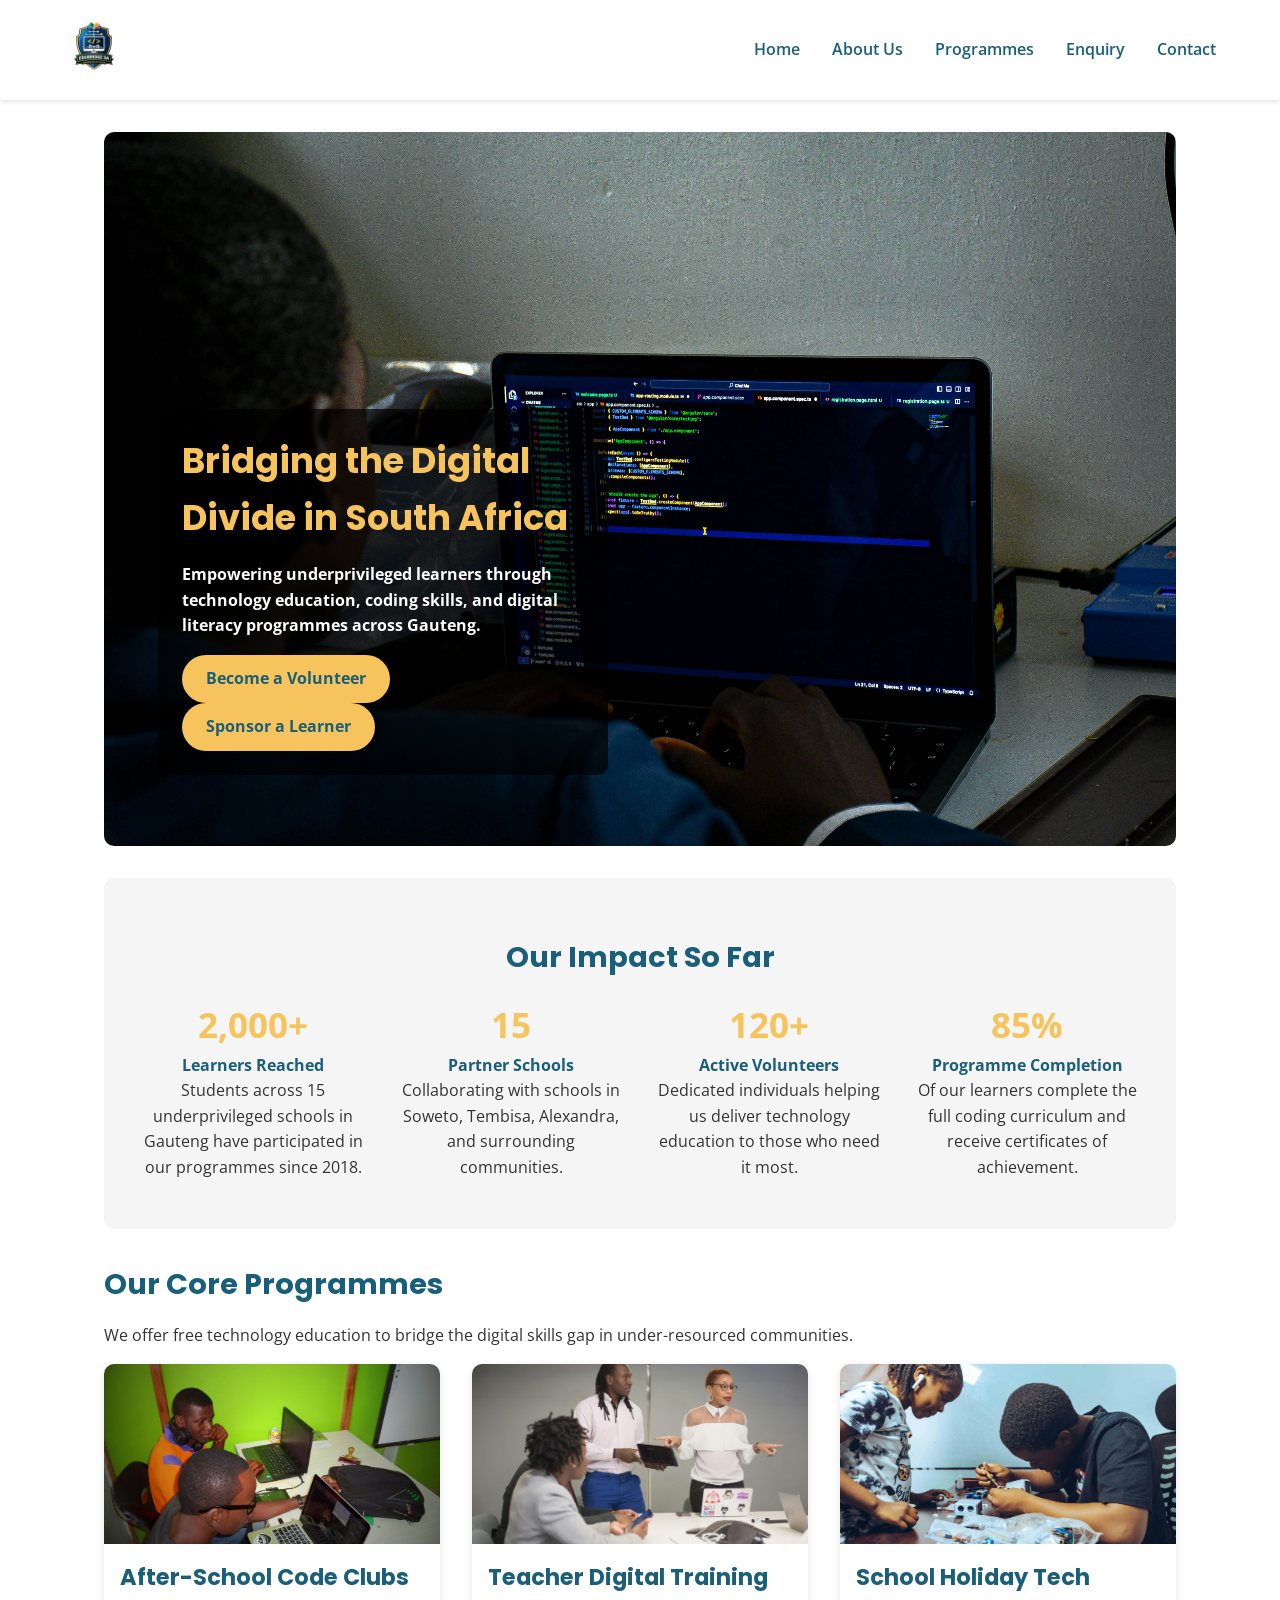
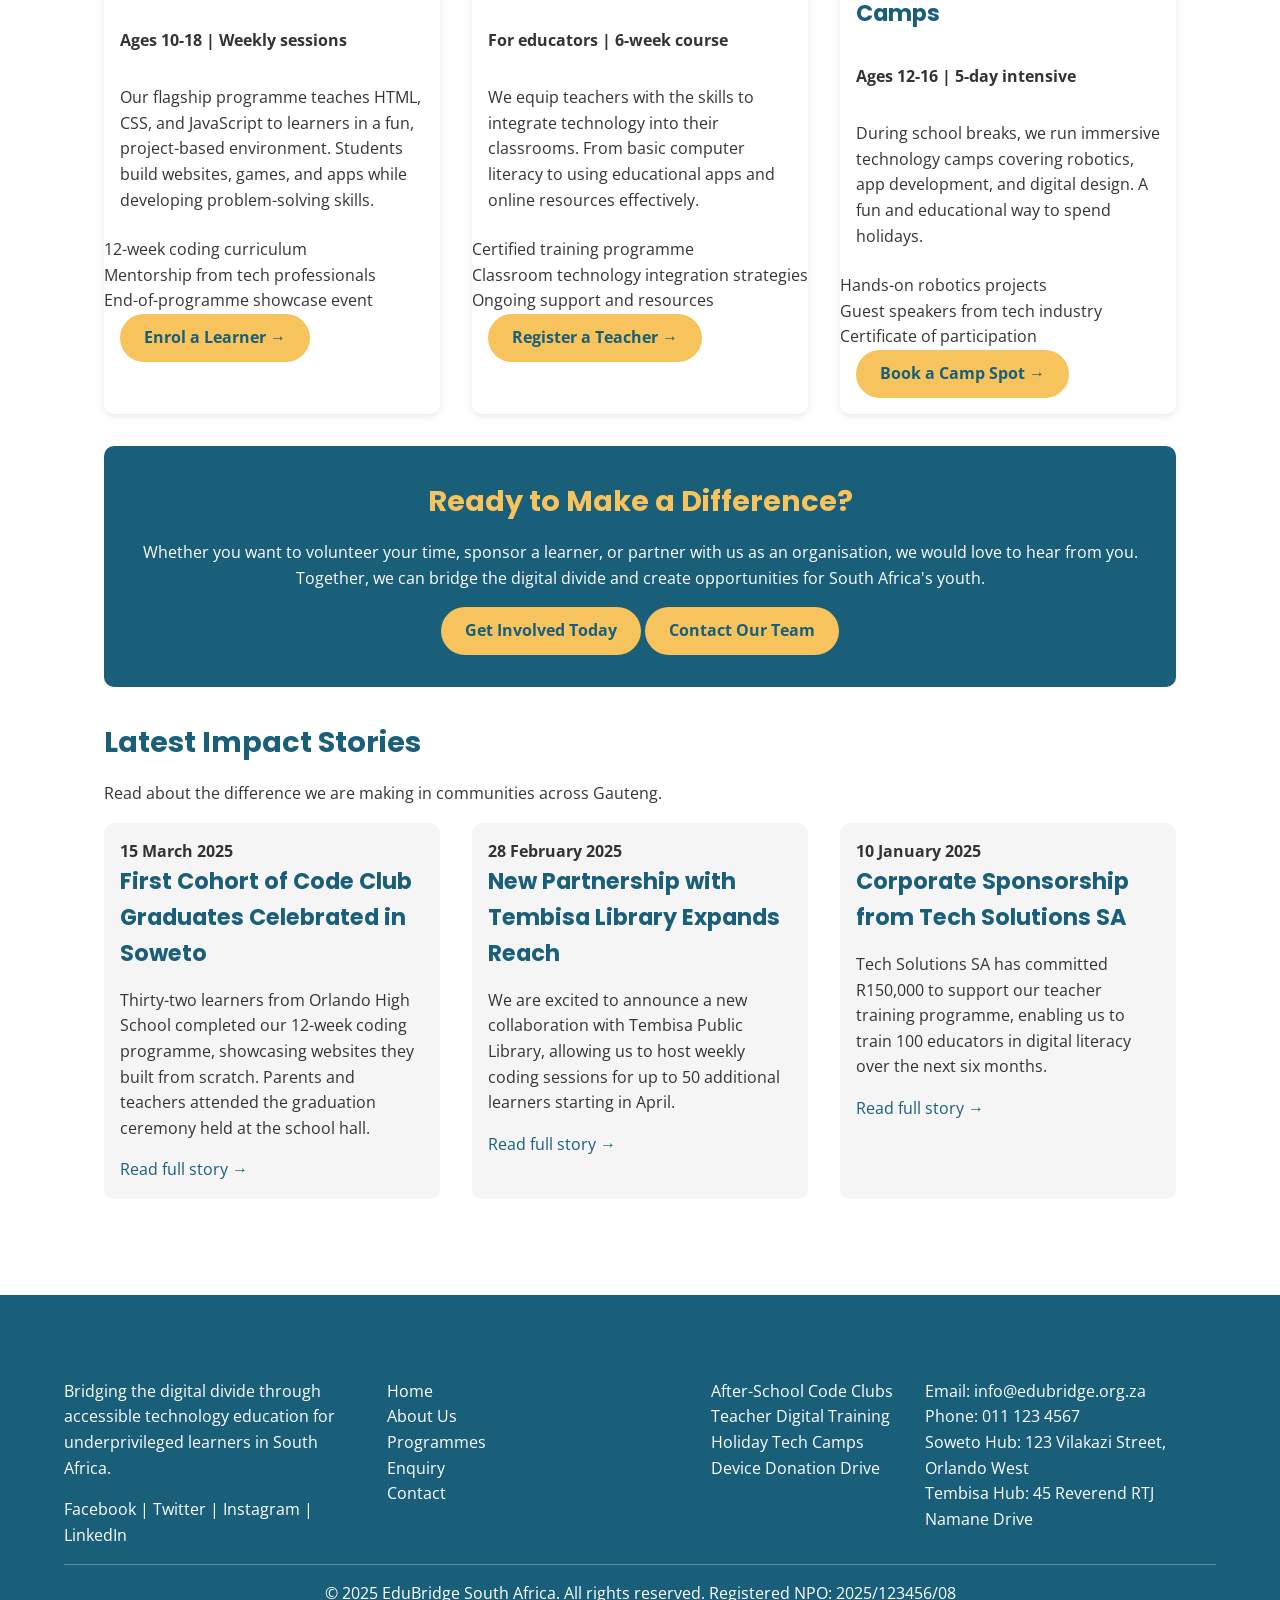
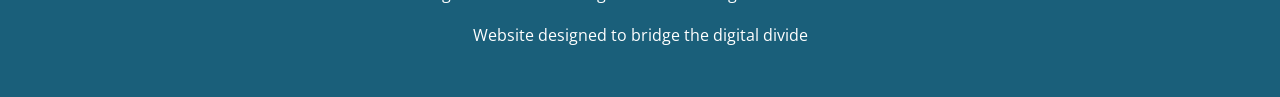
<file: index.html>
<!DOCTYPE html>
<html lang="en">
<head>
    <meta charset="UTF-8">
    <meta name="viewport" content="width=device-width, initial-scale=1.0">
    <title>EduBridge SA | Bridging the Digital Divide in South Africa</title>
    
    <!-- SEO Meta Tags -->
    <meta name="description" content="EduBridge SA bridges the digital divide in South Africa by providing free coding education, teacher training, and technology access to underprivileged learners in Gauteng.">
    <meta name="keywords" content="digital literacy South Africa, coding for kids, NGO education, EduBridge SA, technology education">
    <meta name="author" content="EduBridge SA">
    
    <!-- Google Fonts - Poppins for headings, Open Sans for body text -->
    <link href="https://fonts.googleapis.com/css2?family=Open+Sans:wght@400;600;700&family=Poppins:wght@400;600;700&display=swap" rel="stylesheet">
    
    <!-- External CSS stylesheet -->
    <link rel="stylesheet" href="css/style.css">
    
    <!-- JavaScript for Part 3 functionality -->
    <script src="js/main.js" defer></script>
</head>
<body>
    
    <!-- HEADER SECTION - Contains logo and navigation -->
    
    <header>
        <div class="logo">
            <!-- EduBridge SA logo image -->
            <img src="images/EduBridge logo.png" alt="EduBridge South Africa Logo" width="150">
        </div>
        
        <nav>
            <ul>
                <li><a href="index.html">Home</a></li>
                <li><a href="about.html">About Us</a></li>
                <li><a href="programmes.html">Programmes</a></li>
                <li><a href="enquiry.html">Enquiry</a></li>
                <li><a href="contact.html">Contact</a></li>
            </ul>
        </nav>
    </header>

    <!-- MAIN CONTENT -->
    
    <main>

        <!-- Hero Section -->
        <section class="hero">
            <img src="images/Hero .jpg" alt="Children learning to code" width="400">
            <div class="hero-text">
                <h1>Bridging the Digital Divide in South Africa</h1>
                <p><strong>Empowering underprivileged learners through technology education, coding skills, and digital literacy programmes across Gauteng.</strong></p>
                <a href="enquiry.html" class="cta-button">Become a Volunteer</a>
                <a href="enquiry.html" class="cta-button">Sponsor a Learner</a>
            </div>
        </section>

        <!-- Impact Statistics Section -->
        <section class="impact-stats">
            <h2>Our Impact So Far</h2>
            
            <div class="stats-container">
                <div class="stat">
                    <div class="stat-number">2,000+</div>
                    <div class="stat-title">Learners Reached</div>
                    <p>Students across 15 underprivileged schools in Gauteng have participated in our programmes since 2018.</p>
                </div>
                
                <div class="stat">
                    <div class="stat-number">15</div>
                    <div class="stat-title">Partner Schools</div>
                    <p>Collaborating with schools in Soweto, Tembisa, Alexandra, and surrounding communities.</p>
                </div>
                
                <div class="stat">
                    <div class="stat-number">120+</div>
                    <div class="stat-title">Active Volunteers</div>
                    <p>Dedicated individuals helping us deliver technology education to those who need it most.</p>
                </div>
                
                <div class="stat">
                    <div class="stat-number">85%</div>
                    <div class="stat-title">Programme Completion</div>
                    <p>Of our learners complete the full coding curriculum and receive certificates of achievement.</p>
                </div>
            </div>
        </section>

        <!-- Our Featured Programmes Section -->
        <section class="programmes-preview">
            <h2>Our Core Programmes</h2>
            <p>We offer free technology education to bridge the digital skills gap in under-resourced communities.</p>
            
            <div class="programme-cards">
                <!-- Programme 1: Code Clubs -->
                <div class="card">
                    <img src="images/children learning to code.jpg" alt="Children learning to code in after-school programme at Soweto hub" width="400">
                    <h3>After-School Code Clubs</h3>
                    <p><strong>Ages 10-18 | Weekly sessions</strong></p>
                    <p>Our flagship programme teaches HTML, CSS, and JavaScript to learners in a fun, project-based environment. Students build websites, games, and apps while developing problem-solving skills.</p>
                    <ul>
                        <li>12-week coding curriculum</li>
                        <li>Mentorship from tech professionals</li>
                        <li>End-of-programme showcase event</li>
                    </ul>
                    <a href="enquiry.html" class="cta-button">Enrol a Learner →</a>
                </div>
                
                <!-- Programme 2: Teacher Training -->
                <div class="card">
                    <img src="images/teachers digital literacy workshop .jpg" alt="Teachers attending digital literacy training workshop" width="400">
                    <h3>Teacher Digital Training</h3>
                    <p><strong>For educators | 6-week course</strong></p>
                    <p>We equip teachers with the skills to integrate technology into their classrooms. From basic computer literacy to using educational apps and online resources effectively.</p>
                    <ul>
                        <li>Certified training programme</li>
                        <li>Classroom technology integration strategies</li>
                        <li>Ongoing support and resources</li>
                    </ul>
                    <a href="enquiry.html" class="cta-button">Register a Teacher →</a>
                </div>
                
                <!-- Programme 3: Holiday Camps -->
                <div class="card">
                    <img src="images/Students participating at technology camp.jpg" alt="Students participating in school holiday technology camp" width="400">
                    <h3>School Holiday Tech Camps</h3>
                    <p><strong>Ages 12-16 | 5-day intensive</strong></p>
                    <p>During school breaks, we run immersive technology camps covering robotics, app development, and digital design. A fun and educational way to spend holidays.</p>
                    <ul>
                        <li>Hands-on robotics projects</li>
                        <li>Guest speakers from tech industry</li>
                        <li>Certificate of participation</li>
                    </ul>
                    <a href="enquiry.html" class="cta-button">Book a Camp Spot →</a>
                </div>
            </div>
        </section>

        <!-- Call to Action Section -->
        <section class="cta-section">
            <h2>Ready to Make a Difference?</h2>
            <p>Whether you want to volunteer your time, sponsor a learner, or partner with us as an organisation, we would love to hear from you. Together, we can bridge the digital divide and create opportunities for South Africa's youth.</p>
            <a href="enquiry.html" class="cta-button">Get Involved Today</a>
            <a href="contact.html" class="cta-button">Contact Our Team</a>
        </section>

        <!-- Latest News Section -->
        <section class="news-section">
            <h2>Latest Impact Stories</h2>
            <p>Read about the difference we are making in communities across Gauteng.</p>
            
            <div class="news-container">
                <div class="news-item">
                    <div class="news-date"><strong>15 March 2025</strong></div>
                    <h3>First Cohort of Code Club Graduates Celebrated in Soweto</h3>
                    <p>Thirty-two learners from Orlando High School completed our 12-week coding programme, showcasing websites they built from scratch. Parents and teachers attended the graduation ceremony held at the school hall.</p>
                    <a href="#">Read full story →</a>
                </div>
                
                <div class="news-item">
                    <div class="news-date"><strong>28 February 2025</strong></div>
                    <h3>New Partnership with Tembisa Library Expands Reach</h3>
                    <p>We are excited to announce a new collaboration with Tembisa Public Library, allowing us to host weekly coding sessions for up to 50 additional learners starting in April.</p>
                    <a href="#">Read full story →</a>
                </div>
                
                <div class="news-item">
                    <div class="news-date"><strong>10 January 2025</strong></div>
                    <h3>Corporate Sponsorship from Tech Solutions SA</h3>
                    <p>Tech Solutions SA has committed R150,000 to support our teacher training programme, enabling us to train 100 educators in digital literacy over the next six months.</p>
                    <a href="#">Read full story →</a>
                </div>
            </div>
        </section>

    </main>

    <!-- FOOTER SECTION - 4 columns of information    -->
    
    <footer>
        <div class="footer-content">
            <div class="footer-about">
                <h3>EduBridge SA</h3>
                <p>Bridging the digital divide through accessible technology education for underprivileged learners in South Africa.</p>
                <div class="social-links">
                    <a href="#">Facebook</a> |
                    <a href="#">Twitter</a> |
                    <a href="#">Instagram</a> |
                    <a href="#">LinkedIn</a>
                </div>
            </div>
            
            <div class="footer-links">
                <h3>Quick Links</h3>
                <ul>
                    <li><a href="index.html">Home</a></li>
                    <li><a href="about.html">About Us</a></li>
                    <li><a href="programmes.html">Programmes</a></li>
                    <li><a href="enquiry.html">Enquiry</a></li>
                    <li><a href="contact.html">Contact</a></li>
                </ul>
            </div>
            
            <div class="footer-programmes">
                <h3>Programmes</h3>
                <ul>
                    <li><a href="programmes.html">After-School Code Clubs</a></li>
                    <li><a href="programmes.html">Teacher Digital Training</a></li>
                    <li><a href="programmes.html">Holiday Tech Camps</a></li>
                    <li><a href="programmes.html">Device Donation Drive</a></li>
                </ul>
            </div>
            
            <div class="footer-contact">
                <h3>Contact Info</h3>
                <ul>
                    <li>Email: info@edubridge.org.za</li>
                    <li>Phone: 011 123 4567</li>
                    <li>Soweto Hub: 123 Vilakazi Street, Orlando West</li>
                    <li>Tembisa Hub: 45 Reverend RTJ Namane Drive</li>
                </ul>
            </div>
        </div>
        
        <div class="footer-bottom">
            <p>&copy; 2025 EduBridge South Africa. All rights reserved. Registered NPO: 2025/123456/08</p>
            <p>Website designed to bridge the digital divide</p>
        </div>
    </footer>

</body>
</html>
</file>
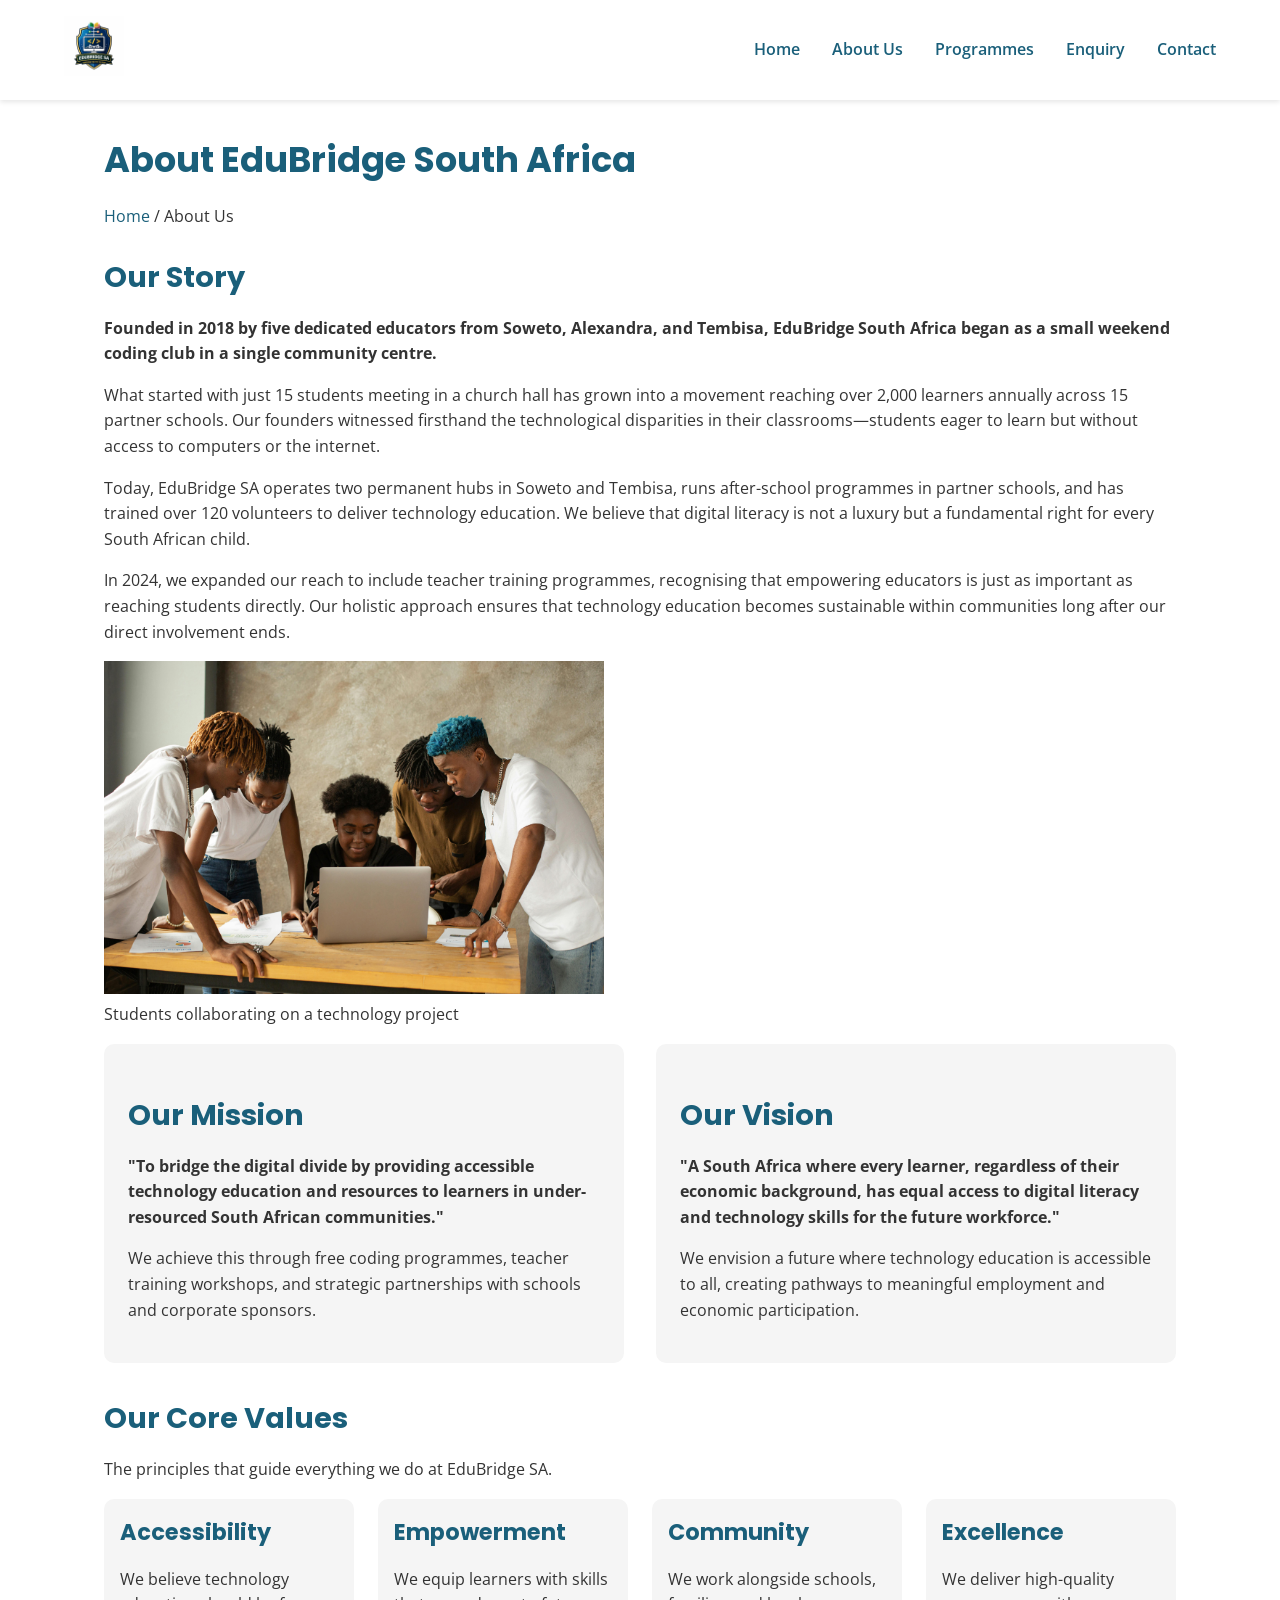
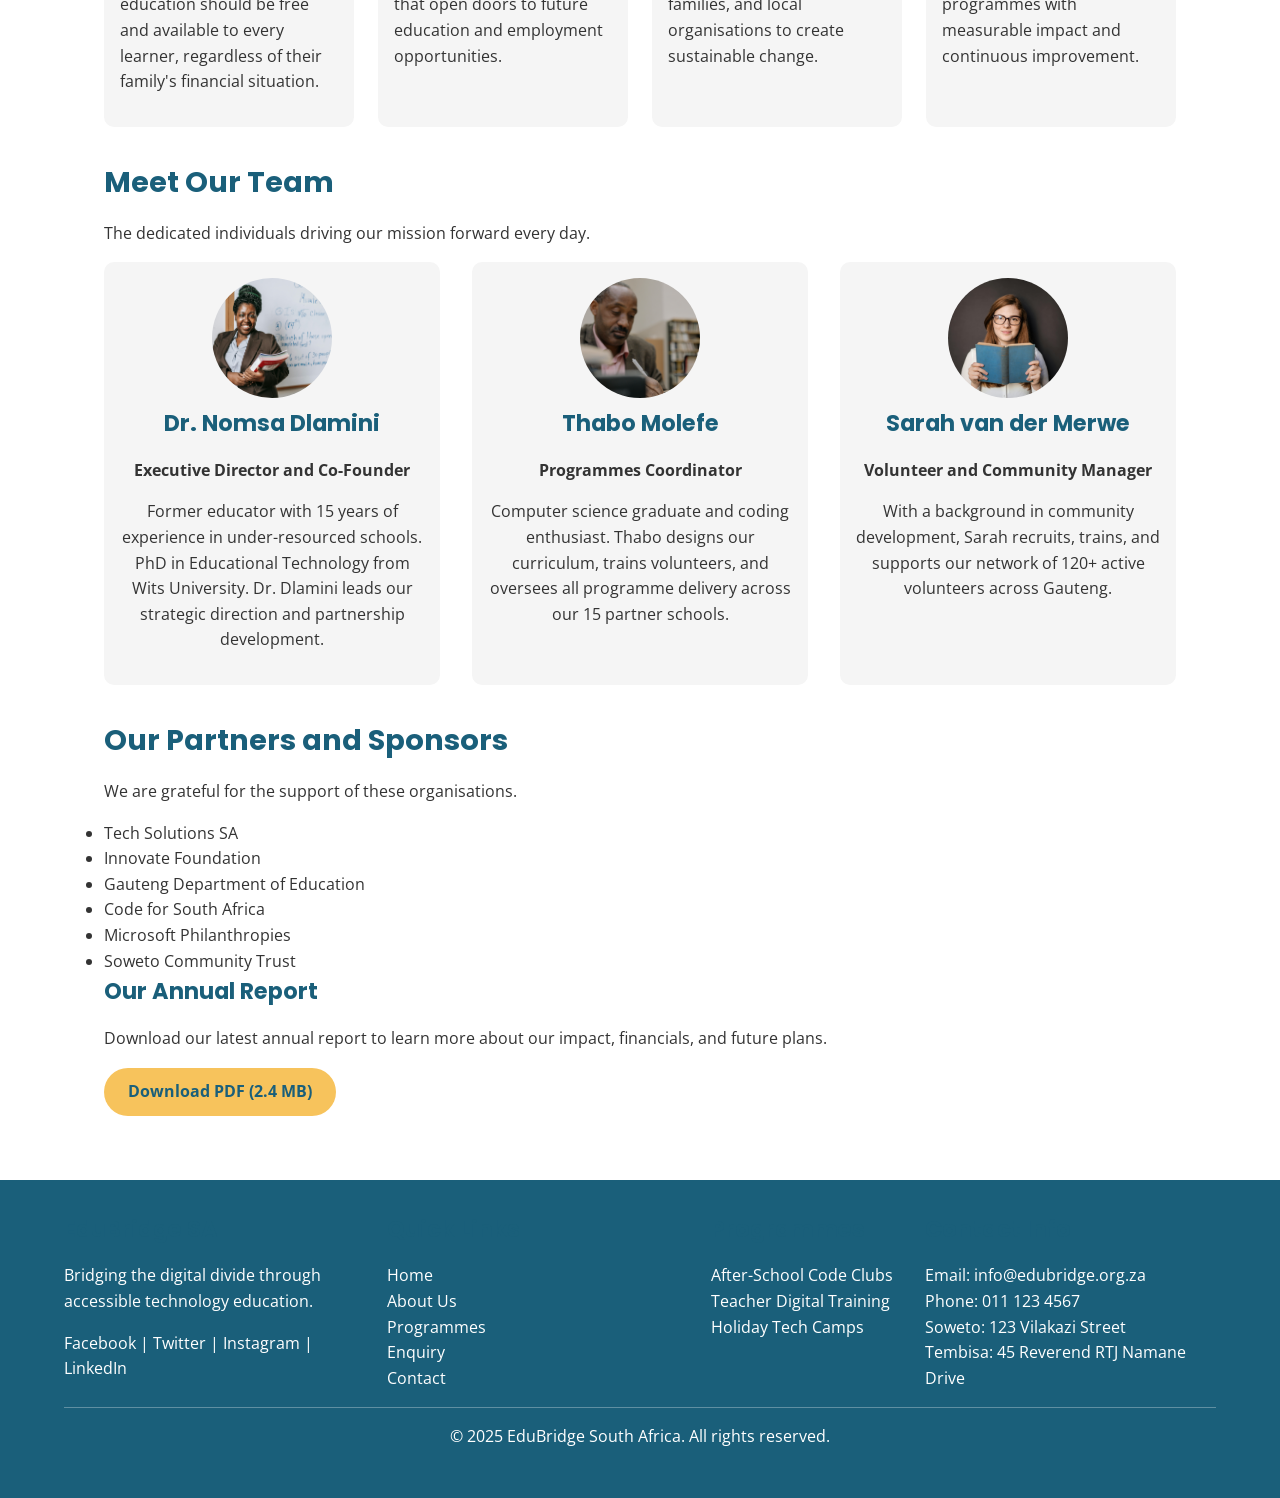
<file: about.html>
<!DOCTYPE html>
<html lang="en">
<head>
    <meta charset="UTF-8">
    <meta name="viewport" content="width=device-width, initial-scale=1.0">
    <title>About EduBridge SA | Our Mission, Vision and Team</title>
    
    <!-- SEO Meta Tags -->
    <meta name="description" content="Learn about EduBridge SA's mission to bridge the digital divide in South Africa, our history since 2018, and meet our dedicated team of educators and volunteers.">
    <meta name="keywords" content="about EduBridge SA, digital divide South Africa, education NGO, coding for kids, technology education">
    <meta name="author" content="EduBridge SA">
    
    <!-- Google Fonts - Poppins for headings, Open Sans for body text -->
    <link href="https://fonts.googleapis.com/css2?family=Open+Sans:wght@400;600;700&family=Poppins:wght@400;600;700&display=swap" rel="stylesheet">
    
    <!-- External CSS stylesheet -->
    <link rel="stylesheet" href="css/style.css">
    
    <!-- JavaScript for Part 3 functionality -->
    <script src="js/main.js" defer></script>
</head>
<body>

    <header>
        <div class="logo">
            <img src="images/EduBridge logo.png" alt="EduBridge South Africa Logo" width="150">
        </div>
        <nav>
            <ul>
                <li><a href="index.html">Home</a></li>
                <li><a href="about.html">About Us</a></li>
                <li><a href="programmes.html">Programmes</a></li>
                <li><a href="enquiry.html">Enquiry</a></li>
                <li><a href="contact.html">Contact</a></li>
            </ul>
        </nav>
    </header>

    <main>

        <!-- Page Header -->
        <section class="page-header">
            <h1>About EduBridge South Africa</h1>
            <p class="breadcrumb"><a href="index.html">Home</a> / About Us</p>
        </section>

        <!-- Our Story Section -->
        <section class="our-story">
            <h2>Our Story</h2>
            <p><strong>Founded in 2018 by five dedicated educators from Soweto, Alexandra, and Tembisa, EduBridge South Africa began as a small weekend coding club in a single community centre.</strong></p>
            
            <p>What started with just 15 students meeting in a church hall has grown into a movement reaching over 2,000 learners annually across 15 partner schools. Our founders witnessed firsthand the technological disparities in their classrooms—students eager to learn but without access to computers or the internet.</p>
            
            <p>Today, EduBridge SA operates two permanent hubs in Soweto and Tembisa, runs after-school programmes in partner schools, and has trained over 120 volunteers to deliver technology education. We believe that digital literacy is not a luxury but a fundamental right for every South African child.</p>
            
            <p>In 2024, we expanded our reach to include teacher training programmes, recognising that empowering educators is just as important as reaching students directly. Our holistic approach ensures that technology education becomes sustainable within communities long after our direct involvement ends.</p>
            
            <img src="images/Students collaboration .jpg" alt="Students collaborating on a technology project at EduBridge SA" width="500">
            <p class="image-caption">Students collaborating on a technology project</p>
        </section>

        <!-- Mission & Vision Section -->
        <section class="mission-vision">
            <div class="mission">
                <h2>Our Mission</h2>
                <p><strong>"To bridge the digital divide by providing accessible technology education and resources to learners in under-resourced South African communities."</strong></p>
                <p>We achieve this through free coding programmes, teacher training workshops, and strategic partnerships with schools and corporate sponsors.</p>
            </div>
            
            <div class="vision">
                <h2>Our Vision</h2>
                <p><strong>"A South Africa where every learner, regardless of their economic background, has equal access to digital literacy and technology skills for the future workforce."</strong></p>
                <p>We envision a future where technology education is accessible to all, creating pathways to meaningful employment and economic participation.</p>
            </div>
        </section>

        <!-- Our Values Section -->
        <section class="values">
            <h2>Our Core Values</h2>
            <p class="section-intro">The principles that guide everything we do at EduBridge SA.</p>
            
            <div class="values-container">
                <div class="value-item">
                    <h3>Accessibility</h3>
                    <p>We believe technology education should be free and available to every learner, regardless of their family's financial situation.</p>
                </div>
                
                <div class="value-item">
                    <h3>Empowerment</h3>
                    <p>We equip learners with skills that open doors to future education and employment opportunities.</p>
                </div>
                
                <div class="value-item">
                    <h3>Community</h3>
                    <p>We work alongside schools, families, and local organisations to create sustainable change.</p>
                </div>
                
                <div class="value-item">
                    <h3>Excellence</h3>
                    <p>We deliver high-quality programmes with measurable impact and continuous improvement.</p>
                </div>
            </div>
        </section>

        <!-- Our Team Section -->
        <section class="team">
            <h2>Meet Our Team</h2>
            <p class="section-intro">The dedicated individuals driving our mission forward every day.</p>
            
            <div class="team-container">
                <!-- Team Member 1 -->
                <div class="team-member">
                    <img src="images/Dr Nomsa Dlamini.jpg" alt="Dr. Nomsa Dlamini, Executive Director of EduBridge SA" width="200">
                    <h3>Dr. Nomsa Dlamini</h3>
                    <p class="team-title"><strong>Executive Director and Co-Founder</strong></p>
                    <p>Former educator with 15 years of experience in under-resourced schools. PhD in Educational Technology from Wits University. Dr. Dlamini leads our strategic direction and partnership development.</p>
                </div>
                
                <!-- Team Member 2 -->
                <div class="team-member">
                    <img src="images/Thabo Molefe.jpg" alt="Thabo Molefe, Programmes Coordinator" width="200">
                    <h3>Thabo Molefe</h3>
                    <p class="team-title"><strong>Programmes Coordinator</strong></p>
                    <p>Computer science graduate and coding enthusiast. Thabo designs our curriculum, trains volunteers, and oversees all programme delivery across our 15 partner schools.</p>
                </div>
                
                <!-- Team Member 3 -->
                <div class="team-member">
                    <img src="images/Sarah van der Merwe.jpg" alt="Sarah van der Merwe, Volunteer Manager" width="200">
                    <h3>Sarah van der Merwe</h3>
                    <p class="team-title"><strong>Volunteer and Community Manager</strong></p>
                    <p>With a background in community development, Sarah recruits, trains, and supports our network of 120+ active volunteers across Gauteng.</p>
                </div>
            </div>
        </section>

        <!-- Partners Section -->
        <section class="partners">
            <h2>Our Partners and Sponsors</h2>
            <p class="section-intro">We are grateful for the support of these organisations.</p>
            
            <ul class="partners-list">
                <li>Tech Solutions SA</li>
                <li>Innovate Foundation</li>
                <li>Gauteng Department of Education</li>
                <li>Code for South Africa</li>
                <li>Microsoft Philanthropies</li>
                <li>Soweto Community Trust</li>
            </ul>
            
            <div class="annual-report">
                <h3>Our Annual Report</h3>
                <p>Download our latest annual report to learn more about our impact, financials, and future plans.</p>
                <a href="assets/annual-report-2025.pdf" class="cta-button">Download PDF (2.4 MB)</a>
            </div>
        </section>

    </main>

    <footer>
        <div class="footer-content">
            <div class="footer-about">
                <h3>EduBridge SA</h3>
                <p>Bridging the digital divide through accessible technology education.</p>
                <div class="social-links">
                    <a href="#">Facebook</a> |
                    <a href="#">Twitter</a> |
                    <a href="#">Instagram</a> |
                    <a href="#">LinkedIn</a>
                </div>
            </div>
            
            <div class="footer-links">
                <h3>Quick Links</h3>
                <ul>
                    <li><a href="index.html">Home</a></li>
                    <li><a href="about.html">About Us</a></li>
                    <li><a href="programmes.html">Programmes</a></li>
                    <li><a href="enquiry.html">Enquiry</a></li>
                    <li><a href="contact.html">Contact</a></li>
                </ul>
            </div>
            
            <div class="footer-programmes">
                <h3>Programmes</h3>
                <ul>
                    <li><a href="programmes.html">After-School Code Clubs</a></li>
                    <li><a href="programmes.html">Teacher Digital Training</a></li>
                    <li><a href="programmes.html">Holiday Tech Camps</a></li>
                </ul>
            </div>
            
            <div class="footer-contact">
                <h3>Contact Info</h3>
                <ul>
                    <li>Email: info@edubridge.org.za</li>
                    <li>Phone: 011 123 4567</li>
                    <li>Soweto: 123 Vilakazi Street</li>
                    <li>Tembisa: 45 Reverend RTJ Namane Drive</li>
                </ul>
            </div>
        </div>
        
        <div class="footer-bottom">
            <p>&copy; 2025 EduBridge South Africa. All rights reserved.</p>
        </div>
    </footer>

</body>
</html>
</file>
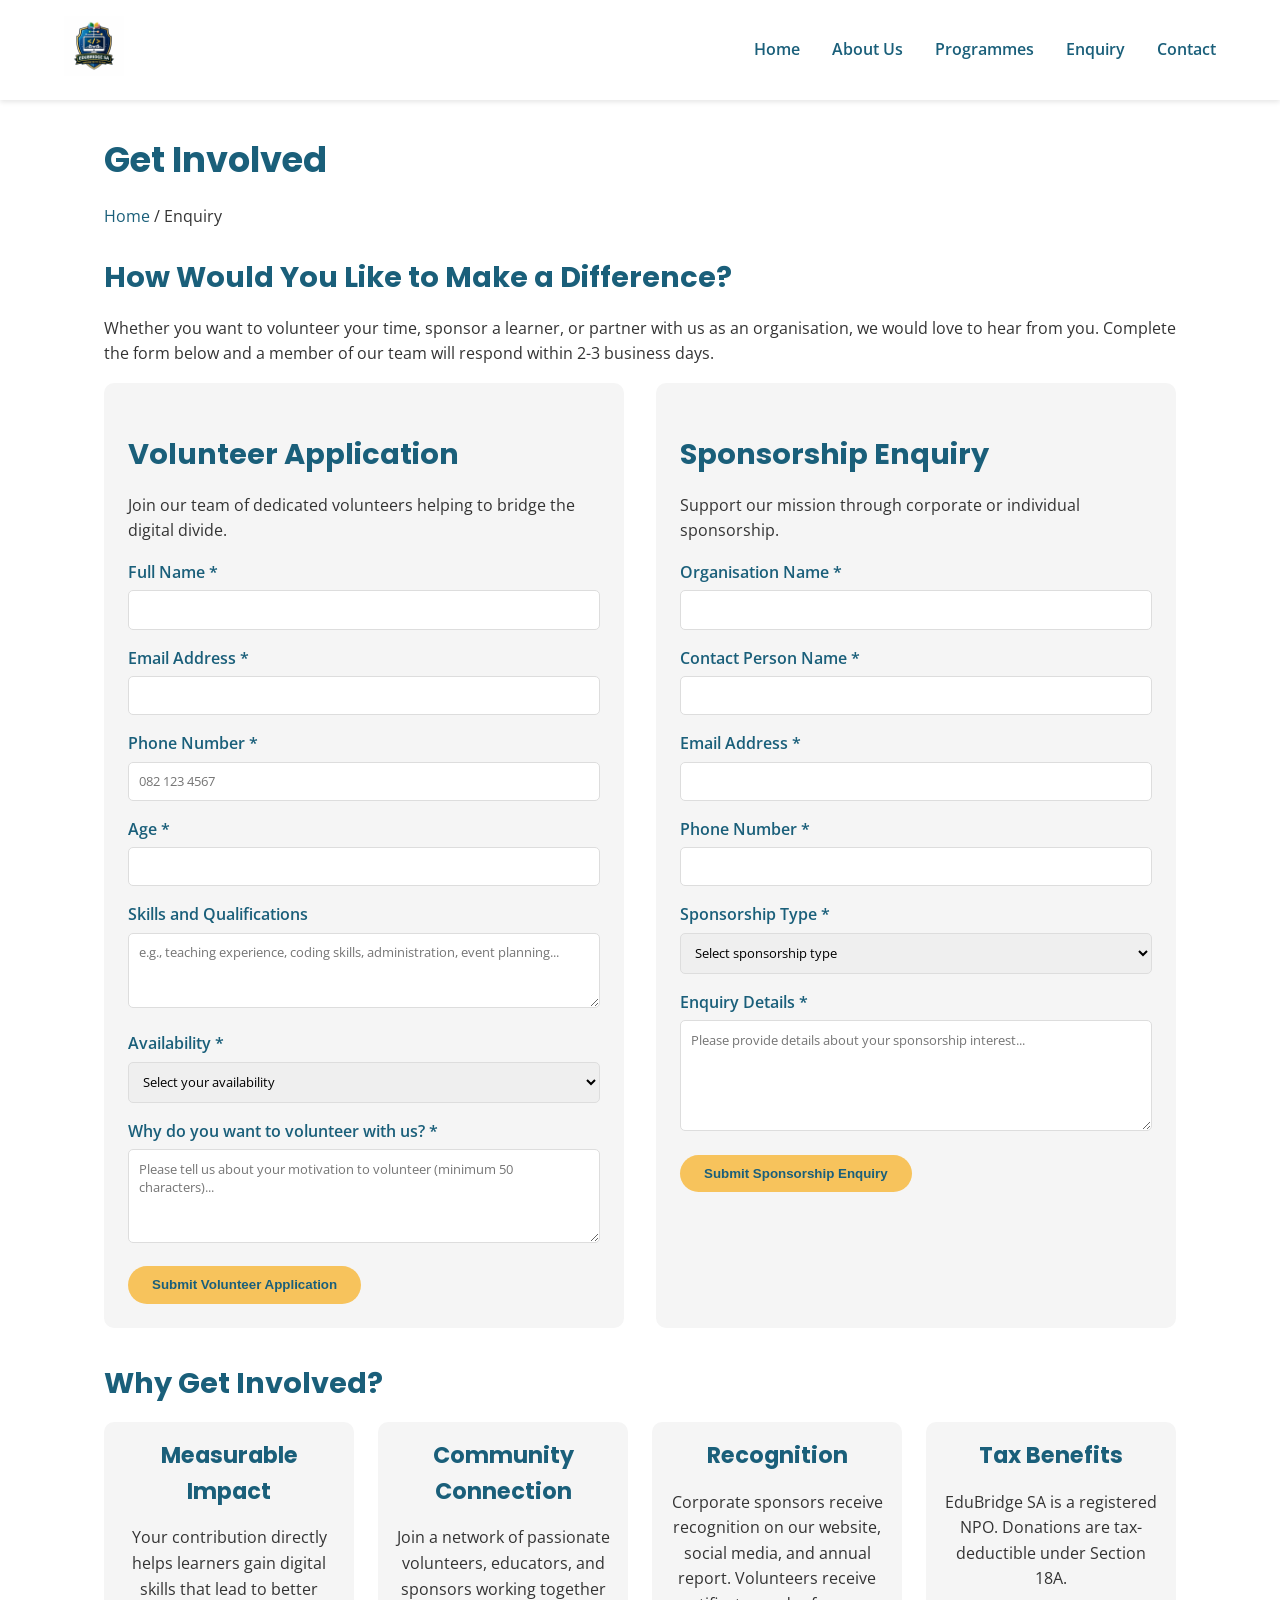
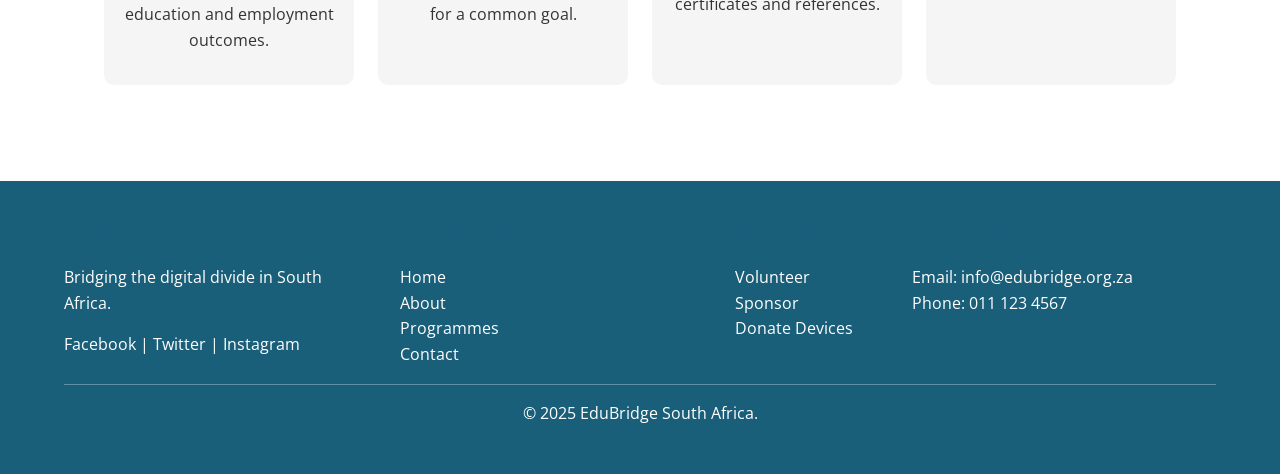
<file: enquiry.html>
<!DOCTYPE html>
<html lang="en">
<head>
    <meta charset="UTF-8">
    <meta name="viewport" content="width=device-width, initial-scale=1.0">
    <title>Get Involved | Volunteer or Sponsor EduBridge SA</title>
    
    <!-- SEO Meta Tags -->
    <meta name="description" content="Volunteer your time, sponsor a learner, or partner with EduBridge SA. Complete our enquiry form to start making a difference in South African education.">
    <meta name="keywords" content="volunteer South Africa, sponsor education, digital divide, EduBridge SA enquiry, coding volunteer">
    <meta name="author" content="EduBridge SA">
    
    <!-- Google Fonts - Poppins for headings, Open Sans for body text -->
    <link href="https://fonts.googleapis.com/css2?family=Open+Sans:wght@400;600;700&family=Poppins:wght@400;600;700&display=swap" rel="stylesheet">
    
    <!-- External CSS stylesheet -->
    <link rel="stylesheet" href="css/style.css">
    
    <!-- JavaScript for Part 3 functionality -->
    <script src="js/main.js" defer></script>
</head>
<body>

    <header>
        <div class="logo">
            <img src="images/EduBridge logo.png" alt="EduBridge South Africa Logo" width="150">
        </div>
        <nav>
            <ul>
                <li><a href="index.html">Home</a></li>
                <li><a href="about.html">About Us</a></li>
                <li><a href="programmes.html">Programmes</a></li>
                <li><a href="enquiry.html">Enquiry</a></li>
                <li><a href="contact.html">Contact</a></li>
            </ul>
        </nav>
    </header>

    <main>

        <section class="page-header">
            <h1>Get Involved</h1>
            <p class="breadcrumb"><a href="index.html">Home</a> / Enquiry</p>
        </section>

        <!-- Enquiry Introduction -->
        <section class="enquiry-intro">
            <h2>How Would You Like to Make a Difference?</h2>
            <p>Whether you want to volunteer your time, sponsor a learner, or partner with us as an organisation, we would love to hear from you. Complete the form below and a member of our team will respond within 2-3 business days.</p>
        </section>

        <!-- Two Forms Section - Volunteer and Sponsorship -->
        <section class="forms-container">
            
            <!-- FORM 1: VOLUNTEER APPLICATION -->
            <div class="form-card">
                <div class="form-header">
                    <h2>Volunteer Application</h2>
                    <p>Join our team of dedicated volunteers helping to bridge the digital divide.</p>
                </div>
                
                <form action="#" method="post" class="enquiry-form" id="volunteerForm">
                    <div class="form-group">
                        <label for="volunteer-name">Full Name *</label>
                        <input type="text" id="volunteer-name" name="volunteer-name" required minlength="2">
                    </div>
                    
                    <div class="form-group">
                        <label for="volunteer-email">Email Address *</label>
                        <input type="email" id="volunteer-email" name="volunteer-email" required>
                    </div>
                    
                    <div class="form-group">
                        <label for="volunteer-phone">Phone Number *</label>
                        <input type="tel" id="volunteer-phone" name="volunteer-phone" required placeholder="082 123 4567">
                    </div>
                    
                    <div class="form-group">
                        <label for="volunteer-age">Age *</label>
                        <input type="number" id="volunteer-age" name="volunteer-age" required min="18" max="99">
                    </div>
                    
                    <div class="form-group">
                        <label for="volunteer-skills">Skills and Qualifications</label>
                        <textarea id="volunteer-skills" name="volunteer-skills" rows="3" placeholder="e.g., teaching experience, coding skills, administration, event planning..."></textarea>
                    </div>
                    
                    <div class="form-group">
                        <label for="volunteer-availability">Availability *</label>
                        <select id="volunteer-availability" name="volunteer-availability" required>
                            <option value="">Select your availability</option>
                            <option value="weekdays">Weekdays only</option>
                            <option value="weekends">Weekends only</option>
                            <option value="both">Both weekdays and weekends</option>
                            <option value="evenings">Evenings only</option>
                        </select>
                    </div>
                    
                    <div class="form-group">
                        <label for="volunteer-motivation">Why do you want to volunteer with us? *</label>
                        <textarea id="volunteer-motivation" name="volunteer-motivation" rows="4" required minlength="50" placeholder="Please tell us about your motivation to volunteer (minimum 50 characters)..."></textarea>
                    </div>
                    
                    <button type="submit" class="submit-btn">Submit Volunteer Application</button>
                </form>
            </div>
            
            <!-- FORM 2: SPONSORSHIP ENQUIRY -->
            <div class="form-card">
                <div class="form-header">
                    <h2>Sponsorship Enquiry</h2>
                    <p>Support our mission through corporate or individual sponsorship.</p>
                </div>
                
                <form action="#" method="post" class="enquiry-form" id="sponsorForm">
                    <div class="form-group">
                        <label for="sponsor-org">Organisation Name *</label>
                        <input type="text" id="sponsor-org" name="sponsor-org" required>
                    </div>
                    
                    <div class="form-group">
                        <label for="sponsor-name">Contact Person Name *</label>
                        <input type="text" id="sponsor-name" name="sponsor-name" required>
                    </div>
                    
                    <div class="form-group">
                        <label for="sponsor-email">Email Address *</label>
                        <input type="email" id="sponsor-email" name="sponsor-email" required>
                    </div>
                    
                    <div class="form-group">
                        <label for="sponsor-phone">Phone Number *</label>
                        <input type="tel" id="sponsor-phone" name="sponsor-phone" required>
                    </div>
                    
                    <div class="form-group">
                        <label for="sponsor-type">Sponsorship Type *</label>
                        <select id="sponsor-type" name="sponsor-type" required>
                            <option value="">Select sponsorship type</option>
                            <option value="corporate">Corporate Sponsorship</option>
                            <option value="individual">Individual Donation</option>
                            <option value="in-kind">In-Kind Donation (devices, equipment)</option>
                            <option value="other">Other / Partnership Enquiry</option>
                        </select>
                    </div>
                    
                    <div class="form-group">
                        <label for="sponsor-message">Enquiry Details *</label>
                        <textarea id="sponsor-message" name="sponsor-message" rows="5" required minlength="30" placeholder="Please provide details about your sponsorship interest..."></textarea>
                    </div>
                    
                    <button type="submit" class="submit-btn">Submit Sponsorship Enquiry</button>
                </form>
            </div>
            
        </section>

        <!-- Why Get Involved Section -->
        <section class="why-involved">
            <h2>Why Get Involved?</h2>
            
            <div class="benefits-container">
                <div class="benefit">
                    <h3>Measurable Impact</h3>
                    <p>Your contribution directly helps learners gain digital skills that lead to better education and employment outcomes.</p>
                </div>
                
                <div class="benefit">
                    <h3>Community Connection</h3>
                    <p>Join a network of passionate volunteers, educators, and sponsors working together for a common goal.</p>
                </div>
                
                <div class="benefit">
                    <h3>Recognition</h3>
                    <p>Corporate sponsors receive recognition on our website, social media, and annual report. Volunteers receive certificates and references.</p>
                </div>
                
                <div class="benefit">
                    <h3>Tax Benefits</h3>
                    <p>EduBridge SA is a registered NPO. Donations are tax-deductible under Section 18A.</p>
                </div>
            </div>
        </section>

    </main>

    <footer>
        <div class="footer-content">
            <div class="footer-about">
                <h3>EduBridge SA</h3>
                <p>Bridging the digital divide in South Africa.</p>
                <div class="social-links">
                    <a href="#">Facebook</a> |
                    <a href="#">Twitter</a> |
                    <a href="#">Instagram</a>
                </div>
            </div>
            
            <div class="footer-links">
                <h3>Quick Links</h3>
                <ul>
                    <li><a href="index.html">Home</a></li>
                    <li><a href="about.html">About</a></li>
                    <li><a href="programmes.html">Programmes</a></li>
                    <li><a href="contact.html">Contact</a></li>
                </ul>
            </div>
            
            <div class="footer-programmes">
                <h3>Get Involved</h3>
                <ul>
                    <li><a href="enquiry.html">Volunteer</a></li>
                    <li><a href="enquiry.html">Sponsor</a></li>
                    <li><a href="enquiry.html">Donate Devices</a></li>
                </ul>
            </div>
            
            <div class="footer-contact">
                <h3>Contact</h3>
                <ul>
                    <li>Email: info@edubridge.org.za</li>
                    <li>Phone: 011 123 4567</li>
                </ul>
            </div>
        </div>
        
        <div class="footer-bottom">
            <p>&copy; 2025 EduBridge South Africa.</p>
        </div>
    </footer>

</body>
</html>
</file>
<file: css/style.css>
* {
    margin: 0;
    padding: 0;
    box-sizing: border-box;
}

body {
    font-family: 'Open Sans', sans-serif;
    font-size: 16px;
    line-height: 1.6;
    color: #333;
    background: #fff;
}

h1, h2, h3, h4, h5, h6 {
    font-family: 'Poppins', sans-serif;
    font-weight: 700;
    color: #1A5F7A;
    margin-bottom: 1rem;
}

h1 { font-size: 2.2rem; }
h2 { font-size: 1.8rem; margin-top: 1.5rem; }
h3 { font-size: 1.4rem; }

p { margin-bottom: 1rem; }

a {
    text-decoration: none;
    color: #1A5F7A;
}

a:hover {
    color: #F7C35C;
}

header {
    background: #fff;
    padding: 1rem 5%;
    display: flex;
    justify-content: space-between;
    align-items: center;
    flex-wrap: wrap;
    box-shadow: 0 2px 5px rgba(0,0,0,0.1);
    position: sticky;
    top: 0;
}

.logo img {
    max-height: 60px;
    width: auto;
}

nav ul {
    list-style: none;
    display: flex;
    gap: 2rem;
}

nav ul li a {
    font-weight: 600;
}

nav ul li a:hover {
    color: #F7C35C;
    border-bottom: 2px solid #F7C35C;
}

main {
    max-width: 1200px;
    margin: 0 auto;
    padding: 2rem 5%;
}

.hero {
    position: relative;
    margin-bottom: 2rem;
    border-radius: 10px;
    overflow: hidden;
}

.hero img {
    width: 100%;
    display: block;
}

.hero-text {
    position: absolute;
    bottom: 10%;
    left: 5%;
    background: rgba(0,0,0,0.7);
    padding: 1.5rem;
    border-radius: 10px;
    max-width: 450px;
}

.hero-text h1 {
    color: #F7C35C;
}

.hero-text p {
    color: white;
}

.cta-button, .submit-btn {
    display: inline-block;
    background: #F7C35C;
    color: #1A5F7A;
    padding: 0.7rem 1.5rem;
    border-radius: 50px;
    font-weight: 700;
    border: none;
    cursor: pointer;
}

.cta-button:hover, .submit-btn:hover {
    background: #1A5F7A;
    color: #F7C35C;
}

.impact-stats {
    background: #F5F5F5;
    padding: 2rem;
    border-radius: 10px;
    text-align: center;
    margin-bottom: 2rem;
}

.stats-container {
    display: flex;
    justify-content: space-around;
    flex-wrap: wrap;
    gap: 1.5rem;
}

.stat {
    flex: 1;
    min-width: 120px;
}

.stat-number {
    font-size: 2.2rem;
    font-weight: 700;
    color: #F7C35C;
}

.stat-title {
    font-weight: 700;
    color: #1A5F7A;
}

.programme-cards {
    display: flex;
    gap: 2rem;
    flex-wrap: wrap;
    margin-bottom: 2rem;
}

.card {
    background: white;
    border-radius: 10px;
    box-shadow: 0 2px 8px rgba(0,0,0,0.1);
    flex: 1;
    min-width: 250px;
    overflow: hidden;
}

.card img {
    width: 100%;
    height: 180px;
    object-fit: cover;
}

.card h3, .card p {
    padding: 0.5rem 1rem;
}

.card .cta-button {
    margin: 0 1rem 1rem 1rem;
    display: inline-block;
}

.cta-section {
    background: #1A5F7A;
    padding: 2rem;
    text-align: center;
    border-radius: 10px;
    margin-bottom: 2rem;
}

.cta-section h2 {
    color: #F7C35C;
    margin-top: 0;
}

.cta-section p {
    color: white;
}

.cta-section .cta-button {
    background: #F7C35C;
    color: #1A5F7A;
}

.cta-section .cta-button:hover {
    background: white;
}

.forms-container {
    display: flex;
    gap: 2rem;
    flex-wrap: wrap;
    margin-bottom: 2rem;
}

.form-card {
    flex: 1;
    background: #F5F5F5;
    padding: 1.5rem;
    border-radius: 10px;
}

.form-group {
    margin-bottom: 1rem;
}

.form-group label {
    display: block;
    font-weight: 600;
    margin-bottom: 0.3rem;
    color: #1A5F7A;
}

.form-group input, .form-group select, .form-group textarea {
    width: 100%;
    padding: 0.6rem;
    border: 1px solid #DDD;
    border-radius: 5px;
    font-family: 'Open Sans', sans-serif;
}

.form-group input:focus, .form-group select:focus, .form-group textarea:focus {
    border-color: #F7C35C;
    outline: none;
}

.locations-container {
    display: flex;
    gap: 2rem;
    flex-wrap: wrap;
    margin-bottom: 2rem;
}

.location-card {
    flex: 1;
    background: #F5F5F5;
    padding: 1rem;
    border-radius: 10px;
}

.location-card img {
    width: 100%;
    border-radius: 10px;
    margin-top: 0.5rem;
}

.contact-methods {
    display: flex;
    gap: 2rem;
    flex-wrap: wrap;
    margin-bottom: 2rem;
}

.contact-method {
    flex: 1;
    background: #F5F5F5;
    padding: 1rem;
    border-radius: 10px;
    text-align: center;
}

.mission-vision {
    display: flex;
    gap: 2rem;
    flex-wrap: wrap;
    margin-bottom: 2rem;
}

.mission, .vision {
    flex: 1;
    background: #F5F5F5;
    padding: 1.5rem;
    border-radius: 10px;
}

.values-container {
    display: flex;
    gap: 1.5rem;
    flex-wrap: wrap;
    margin-bottom: 2rem;
}

.value-item {
    flex: 1;
    background: #F5F5F5;
    padding: 1rem;
    border-radius: 10px;
}

.team-container {
    display: flex;
    gap: 2rem;
    flex-wrap: wrap;
    margin-bottom: 2rem;
}

.team-member {
    flex: 1;
    text-align: center;
    background: #F5F5F5;
    padding: 1rem;
    border-radius: 10px;
}

.team-member img {
    width: 120px;
    height: 120px;
    object-fit: cover;
    border-radius: 50%;
}

.programme-detail {
    display: flex;
    gap: 2rem;
    flex-wrap: wrap;
    margin-bottom: 2rem;
    padding-bottom: 2rem;
    border-bottom: 1px solid #EEE;
}

.programme-detail img {
    width: 400px;
    max-width: 100%;
    border-radius: 10px;
}

.programme-info {
    flex: 1;
}

.reverse {
    flex-direction: row-reverse;
}

.news-container {
    display: flex;
    gap: 2rem;
    flex-wrap: wrap;
    margin-bottom: 2rem;
}

.news-item {
    flex: 1;
    background: #F5F5F5;
    padding: 1rem;
    border-radius: 10px;
}

.faq-container {
    display: flex;
    gap: 2rem;
    flex-wrap: wrap;
    margin-bottom: 2rem;
}

.faq-item {
    flex: 1;
    background: #F5F5F5;
    padding: 1rem;
    border-radius: 10px;
}

.benefits-container {
    display: flex;
    gap: 1.5rem;
    flex-wrap: wrap;
    margin-bottom: 2rem;
}

.benefit {
    flex: 1;
    background: #F5F5F5;
    padding: 1rem;
    border-radius: 10px;
    text-align: center;
}

footer {
    background: #1A5F7A;
    color: white;
    padding: 2rem 5%;
    margin-top: 2rem;
}

.footer-content {
    display: flex;
    justify-content: space-between;
    flex-wrap: wrap;
    gap: 2rem;
    max-width: 1200px;
    margin: 0 auto;
}

.footer-content h4 {
    color: #F7C35C;
}

.footer-content ul {
    list-style: none;
}

.footer-content a {
    color: white;
}

.footer-content a:hover {
    color: #F7C35C;
}

.footer-about, .footer-links, .footer-contact {
    flex: 1;
    min-width: 150px;
}

.footer-bottom {
    text-align: center;
    padding-top: 1rem;
    margin-top: 1rem;
    border-top: 1px solid rgba(255,255,255,0.3);
}

@media screen and (max-width: 768px) {
    header {
        flex-direction: column;
        text-align: center;
    }
    
    nav ul {
        flex-direction: column;
        gap: 0.5rem;
        margin-top: 0.5rem;
    }
    
    .hero-text {
        position: relative;
        bottom: auto;
        left: auto;
        margin-top: 1rem;
        background: #1A5F7A;
        max-width: 100%;
    }
    
    .stats-container, .programme-cards, .forms-container,
    .locations-container, .contact-methods, .mission-vision,
    .values-container, .team-container, .news-container,
    .faq-container, .benefits-container, .footer-content {
        flex-direction: column;
    }
    
    .programme-detail, .reverse {
        flex-direction: column;
    }
    
    .programme-detail img {
        width: 100%;
    }
}

@media screen and (max-width: 480px) {
    body {
        font-size: 14px;
    }
    
    h1 { font-size: 1.6rem; }
    h2 { font-size: 1.4rem; }
    
    .hero-text {
        padding: 1rem;
    }
    
    .impact-stats, .cta-section {
        padding: 1rem;
    }
    
    .cta-button, .submit-btn {
        display: block;
        width: 100%;
        text-align: center;
        margin-right: 0;
    }
    
    .card, .form-card, .location-card, .contact-method,
    .team-member, .value-item, .news-item, .faq-item, .benefit {
        min-width: auto;
    }
}
</file>
